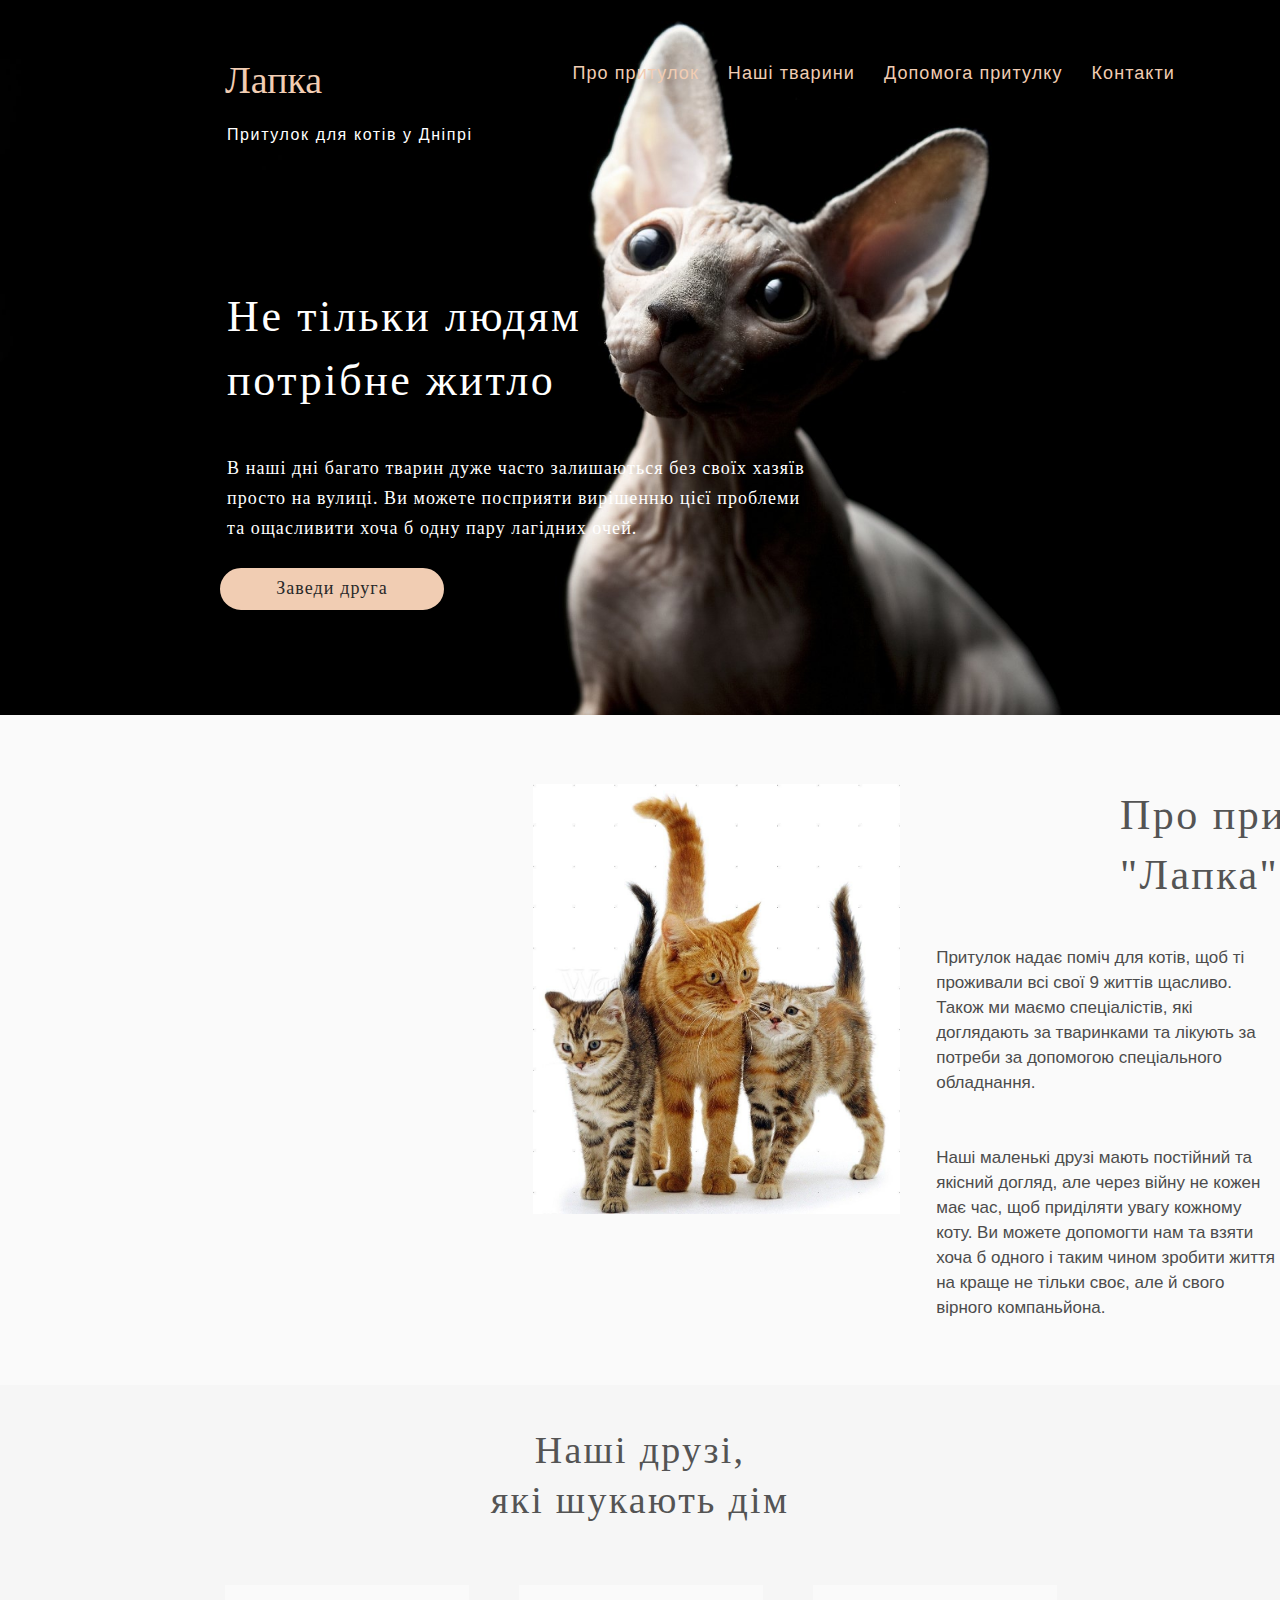
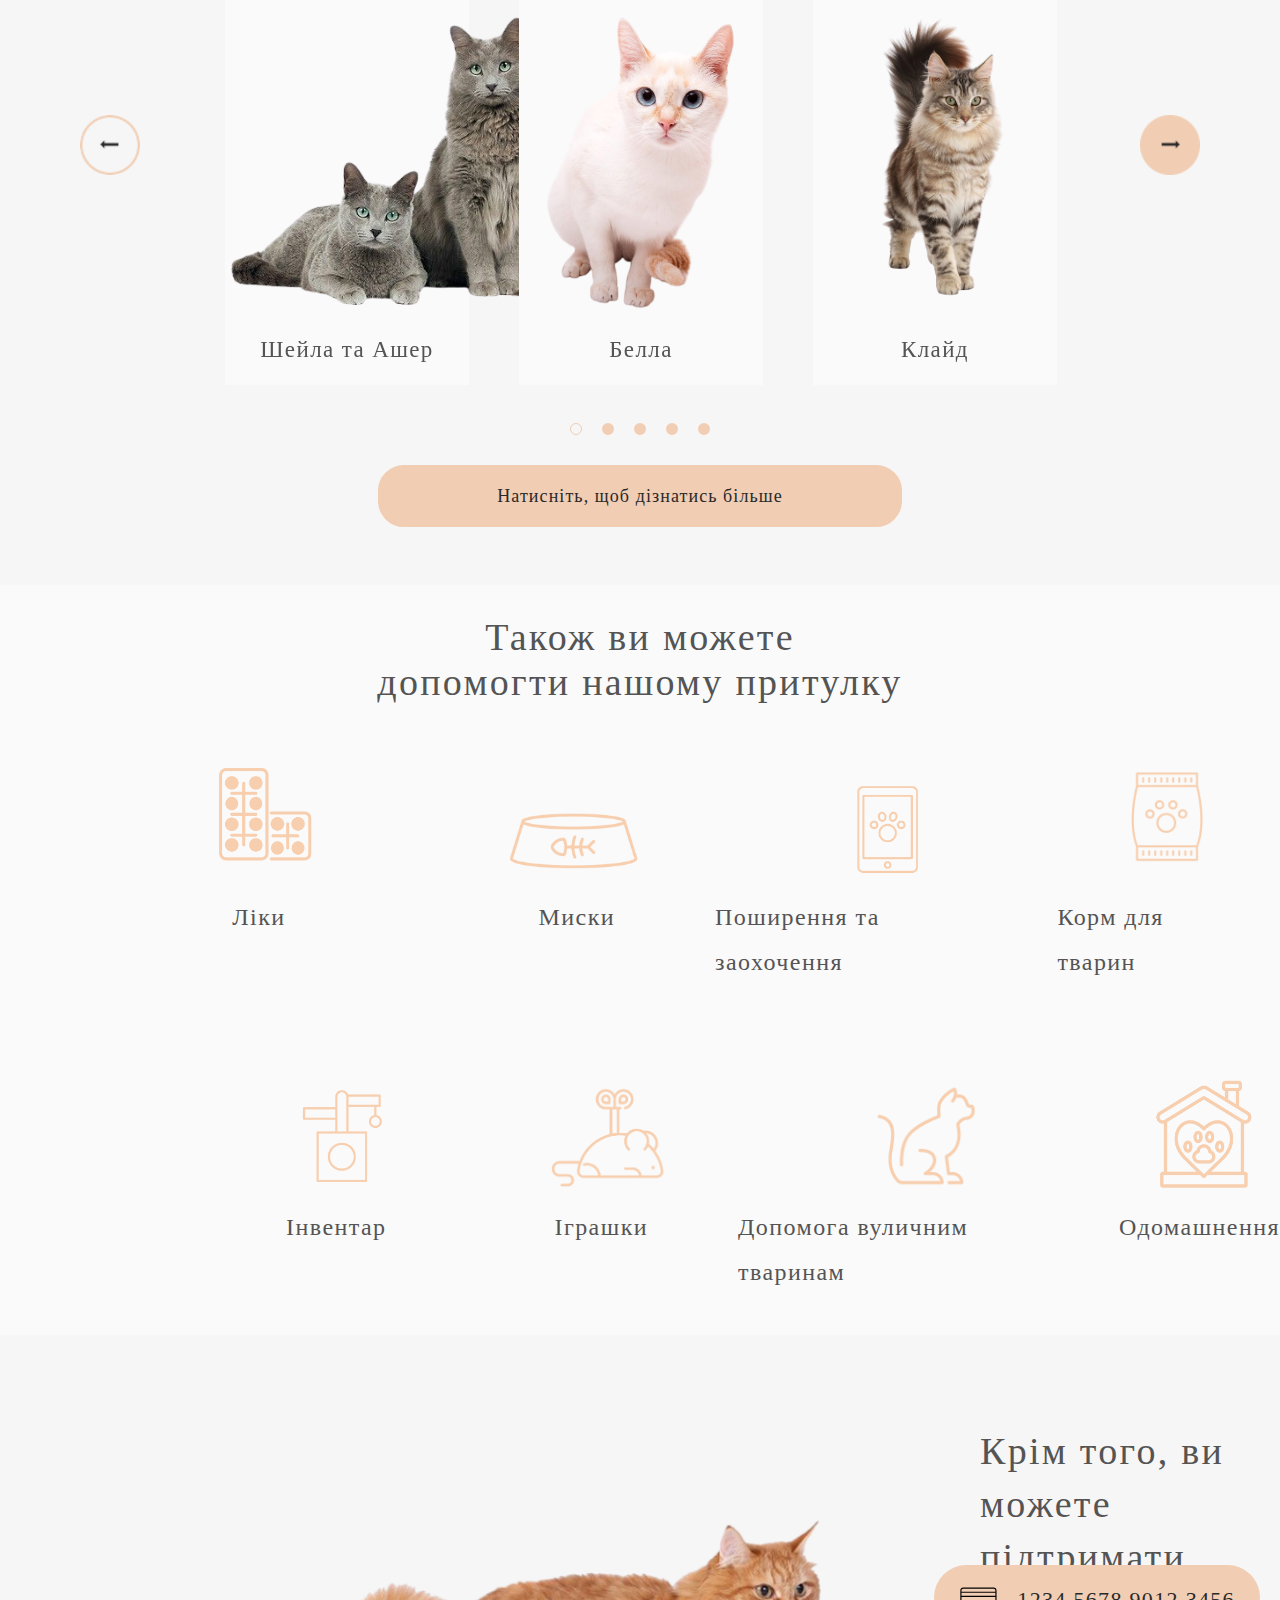
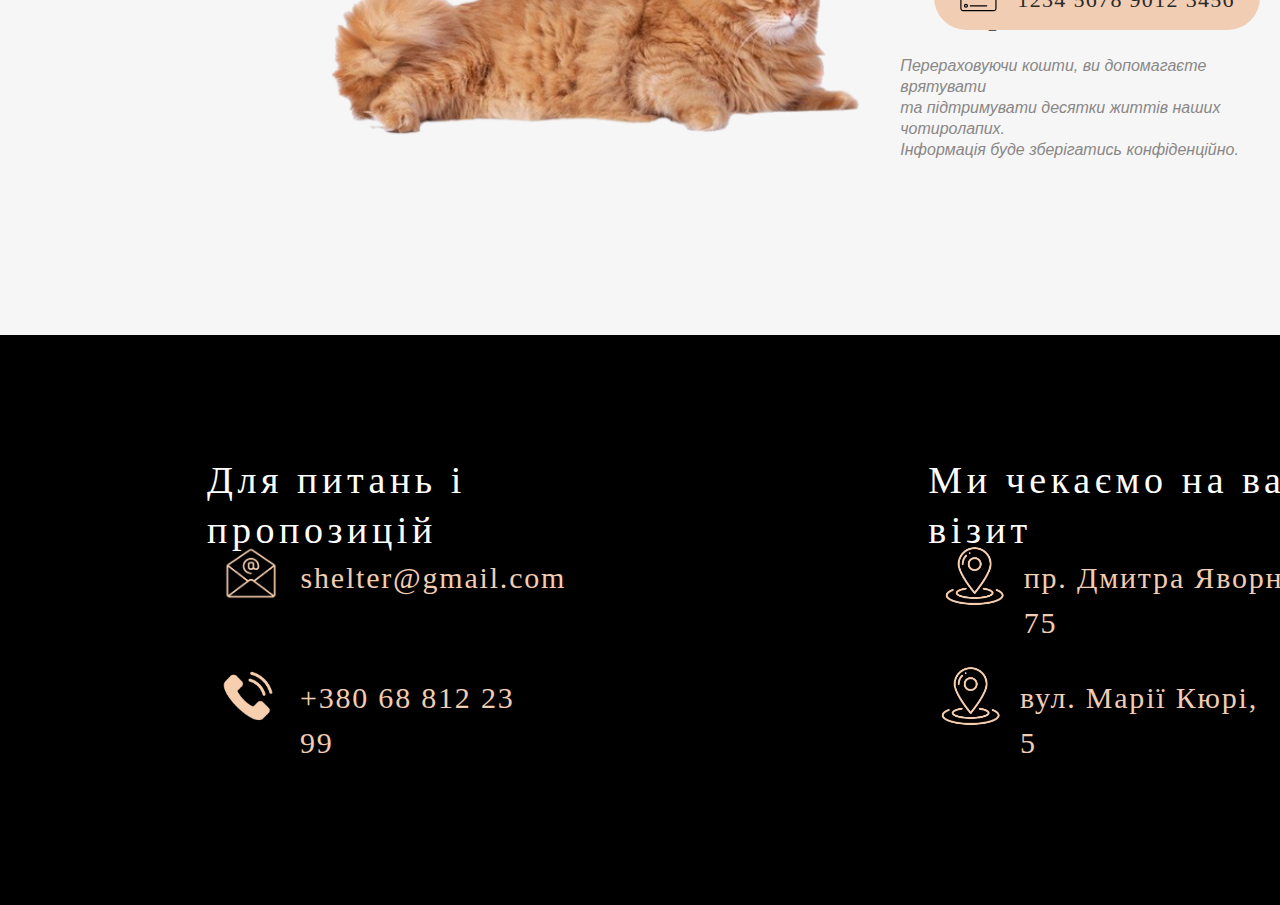
<file: index.html>
<!DOCTYPE html>
<html lang="uk">
<head>
    <meta charset="UTF-8">
    <meta http-equiv="X-UA-Compatible" content="IE=edge">
    <meta name="viewport" content="width=device-width, initial-scale=1.0">
    <title>Притулок</title>
    <link rel="stylesheet" href="css/pr.css">
</head>
<body>
  <div class="image_1">
    <span id="p1">Лапка</span>
    <div id="about">
      <a href="#пропритулок" title="Про притулок" onclick="slowScroll('#shelter')">Про притулок</a>
      <a href="#нашітварини" title="Наші тварини" onclick="slowScroll('#pets')">Наші тварини</a>
      <a href="#допомога" title="Допомога притулку" onclick="slowScroll('#help')">Допомога притулку</a>
      <a href="#контакти" title="Контакти" onclick="slowScroll('#contacts')">Контакти</a>
    </div>
    <p id="p2">Притулок для котів у Дніпрі</p>
    <div id="p3">
     <p id="p4">Не тільки людям<br> потрібне житло</p>
     <p id="p5">В наші дні багато тварин дуже часто залишаються без своїх хазяїв просто на вулиці.
      Ви можете посприяти вирішенню цієї проблеми та ощасливити хоча б одну пару лагідних очей. </p>
   </div>
   <div id="button">
    <span>
      <a href="cats.html" title="Заведи друга" id="friend" >Заведи друга</a>
    </span>
   </div>
  </div> 
<div class="image_2"> 
  <a name="пропритулок"></a>
  <div id="flex_1">
    <div id="cats_1">
      <img src="images/im_1.jpeg" alt="cats" style="width:auto;height:430px;" >
    </div>
    <div id="p6">
      <span> Про притулок <br> "Лапка"</span>
    </div> 
    <div id="p7">
      <span>Притулок надає поміч для котів, щоб ті проживали всі свої 9 життів щасливо. 
        Також ми маємо спеціалістів, які доглядають за тваринками та лікують за потреби за допомогою спеціального обладнання. <br>
        <br> <br>Наші маленькі друзі мають постійний та якісний догляд, але через війну не кожен має час, щоб приділяти увагу кожному коту. 
        Ви можете допомогти нам та взяти хоча б одного і таким чином зробити життя на краще не тільки своє, але й свого вірного компаньйона.  
      </span>
    </div>
  </div>
  <div id="flex_2">
    <a name="нашітварини"></a>
    <div id="p8">
      <span>
         Наші друзі,<br>які шукають дім
      </span>
    </div>
     <div class="slider" style="text-align: center;">
      <div class="slider_item">
        <img src="images/cat_1.png" alt="cat_1" style="width:auto;height:300px; margin:25px 0px 0px 0px"><br>
        <span class="names">Шейла та Ашер</span>
      </div>
      <div class="slider_item">
        <img src="images/cat_2.png" alt="cat_2" style="width:auto;height:300px; margin-top:25px"><br>
        <span class="names">Белла</span>
      </div>
      <div class="slider_item">
        <img src="images/cat_3.png" alt="cat_3" style="width:auto;height:300px; margin-top:25px"><br>
        <span class="names">Клайд</span>
      </div>
      <div class="slider_item">
        <img src="images/cat_4.png" alt="cat_4" style="width:auto;height:300px; margin-top:25px"><br>
        <span class="names">Партос</span>
      </div>
      <div class="slider_item">
        <img src="images/cat_5.png" alt="cat_5" style="width:auto;height:300px;margin-top:25px"><br>
        <span class="names">Квентін</span>
      </div>
     </div>
     <div id="rest">
      <span>
        <a href="cats.html">Натисніть, щоб дізнатись більше</a> 
      </span> 
     </div>
    <script src="https://code.jquery.com/jquery-3.6.0.min.js"></script>
    <script src="js/slick.min.js"></script>
    <script src="js/script.js"></script>
  </div>
  <div id="flex_3">
    <a name="допомога"></a>
    <div id="p9">
      <span>
       Також ви можете <br>допомогти нашому притулку
      </span>
    </div>
    <div id="p10">
     <img src="images/help_1.png" alt="help_1" class="help_1" >
     <span class="h_1">Ліки</span>
     <img src="images/help_2.png" alt="help_2" class="help_2">
     <span class="h_2">Миски</span>
     <img src="images/help_3.png" alt="help_3" class="help_3">
     <span class="h_3">Поширення та заохочення</span>
     <img src="images/help_4.png" alt="help_4" class="help_4">
     <span class="h_4">Корм для тварин</span>
     <img src="images/help_5.png" alt="help_5" class="help_5">
     <span class="h_5">Клітка</span>
     <img src="images/help_6.png" alt="help_6" class="help_6">
     <span class="h_6">Інвентар</span>
     <img src="images/help_7.png" alt="help_7" class="help_7">
     <span class="h_7">Іграшки</span>
     <img src="images/help_8.png" alt="help_8" class="help_8">
     <span class="h_8">Допомога вуличним тваринам</span>
     <img src="images/help_9.png" alt="help_9" class="help_9">
     <span class="h_9">Одомашнення</span>
    </div>
    <div id="flex_4">
      <img src="images/im_2.png" alt="cat" class="cats_2">
      <span id="p11">
        Крім того, ви можете<br> підтримати фінансово
      </span>
      <div class="card">
        <img src="images/im_3.svg" alt="card" style="width: auto;height:39px; margin-right:15px;">
        <span id="p12">
          1234 5678 9012 3456
        </span> 
      </div>
      <span id="p13">
        Перераховуючи кошти, ви допомагаєте врятувати <br>та підтримувати десятки життів наших чотиролапих.<br> 
        Інформація буде зберігатись конфіденційно.
      </span>
    </div>
  </div>
  <div class="flex_5">
    <a name="контакти"></a>
    <span id="p14">
      Для питань і пропозицій
    </span>
    <img src="images/mail.png" alt="mail" id="mail">
    <span id="p15">
      shelter@gmail.com
    </span>
    <img src="images/phone.png" alt="phone" id="phone">
    <span id="p16">
      +380 68 812 23 99
    </span>
    <img src="images/location.png" alt="location" id="location">
    <span id="p17">
      Ми чекаємо на ваш візит
    </span>
    <img src="images/location.png" alt="loc" id="loc">
    <span id="p18">
      пр. Дмитра Яворницького, 75
    </span>
    <span id="p19">
      вул. Марії Кюрі, 5
    </span>
  </div>
</div>
</body>
</html>
</file>
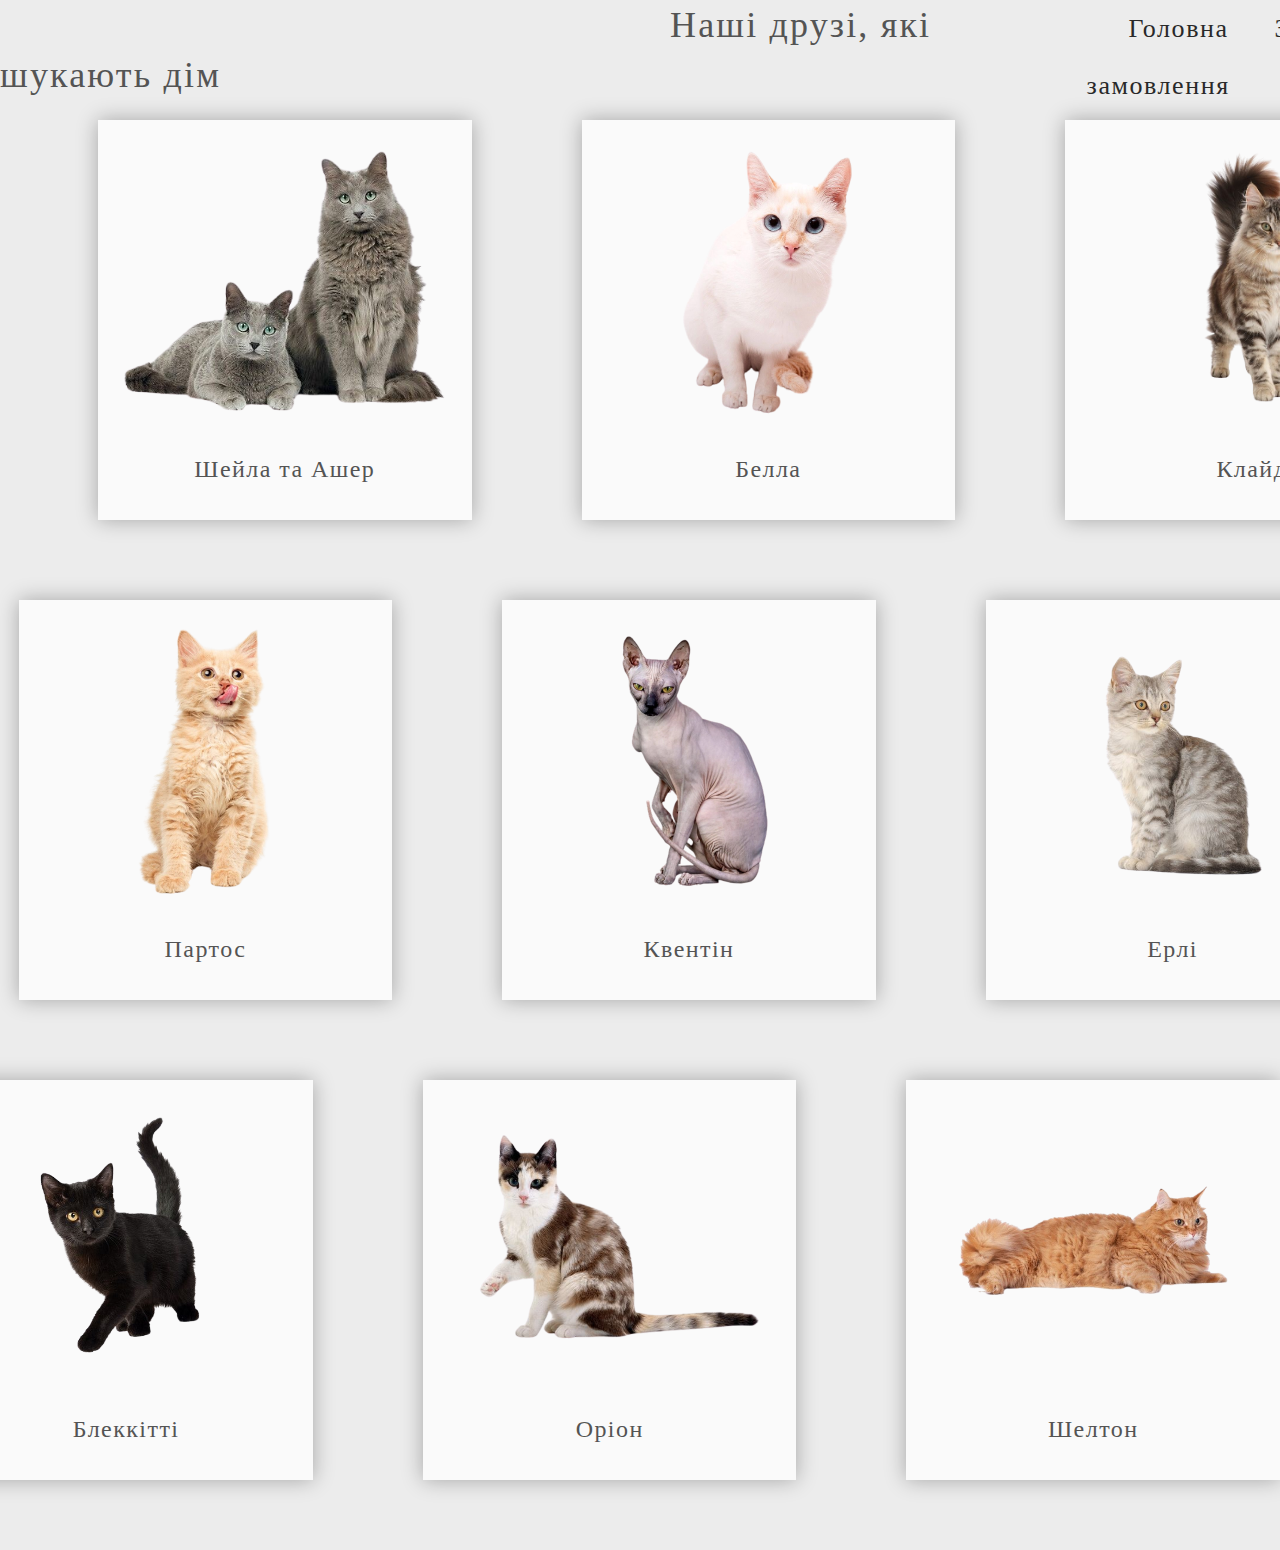
<file: cats.html>
<!DOCTYPE html>
<html lang="uk">
<head>
    <meta charset="UTF-8">
    <meta http-equiv="X-UA-Compatible" content="IE=edge">
    <meta name="viewport" content="width=device-width, initial-scale=1.0">
    <title>Cats</title>
    <link rel="stylesheet" href="css/cats.css">
</head>
<body>
  <div class="main">
    <div >
        <span id="p1">
            Наші друзі, які шукають дім
         </span></div>
         <div>
         <a href="index.html" title="Головна" onclick="slowScroll('#shelter')">Головна</a>
         <a href="index.html#контакти" title="Наші тварини" style="width: 600px;">Зробити замовлення</a>
    </div>
     <div class="num" style="margin: 120px 0px 0px -1401px;">
        <img src="images/cat_1.png" alt="cat_1" style="width:auto;height:270px; margin:25px 0px 0px 0px"><br>
        <span id="p2"> Шейла та Ашер </span>
    </div>
    <div class="num" style="margin: 120px 0px 0px 110px;">
        <img src="images/cat_2.png" alt="cat_1" style="width:auto;height:270px; margin:25px 0px 0px 0px"><br>
        <span id="p2"> Белла </span>
    </div>
    <div class="num" style="margin: 120px 0px 0px 110px;">
        <img src="images/cat_3.png" alt="cat_1" style="width:auto;height:270px; margin:25px 0px 0px 0px"><br>
        <span id="p2"> Клайд </span>
    </div> <br>
    <div class="num" style="margin: 600px 0px 0px -1420px;">
        <img src="images/cat_4.png" alt="cat_1" style="width:auto;height:270px; margin:25px 0px 0px 0px"><br>
        <span id="p2"> Партос </span>
    </div>
    <div class="num" style="margin: 600px 0px 0px 110px;">
        <img src="images/cat_5.png" alt="cat_1" style="width:auto;height:270px; margin:25px 0px 0px 0px"><br>
        <span id="p2"> Квентін </span>
    </div>
    <div class="num" style="margin: 600px 0px 0px 110px;">
        <img src="images/cat_6.png" alt="cat_1" style="width:auto;height:270px; margin:25px 0px 0px 0px"><br>
        <span id="p2"> Ерлі </span>
    </div>  <br>
    <div class="num" style="margin: 1080px 0px 0px -1420px;">
        <img src="images/cat_7.png" alt="cat_1" style="width:auto;height:270px; margin:25px 0px 0px 0px"><br>
        <span id="p2"> Блеккітті </span>
    </div>
    <div class="num" style="margin: 1080px 0px 0px 110px;">
        <img src="images/cat_8.png" alt="cat_1" style="width:auto;height:270px; margin:25px 0px 0px 0px"><br>
        <span id="p2"> Оріон </span>
    </div>
    <div class="num" style="margin: 1080px 0px 0px 110px;">
        <img src="images/im_2.png" alt="cat_1" style="width:auto;height:270px; margin:25px 0px 0px 0px"><br>
        <span id="p2"> Шелтон </span>
    </div>

    
   </div>
</body>
</html>
</file>
<file: css/pr.css>
*{
  margin: 0;
  padding: 0;
  outline: none;
}
::after, ::before
body{
  width: 100%;
  height: 100%;
}
.image_1 {
    background-image: url(../images/Cat.jpg);
    background-size: cover;
    background-repeat: no-repeat;
    height: 670px;
    padding-top: 45px;
  }
  #p1 {
    font-family: Georgia;
font-size: 38px;
line-height: 70px;
font-weight: 400;
color: #f1cdb3;
margin-left:225px;
margin-top: 60px;
margin-bottom: 2px;
  }
  #p2 {
    font-family: Arial;
font-size: 16px;
line-height: 21px;
font-weight: 400;
letter-spacing: 0.1em;
color: #ffffff;
margin-left:227px;
margin-top: 9px;
margin-bottom:140px;
  }
 #p4{
  font-family: Georgia;
  font-weight: 400;
  letter-spacing: 0.06em;
  color: #ffffff;
  margin-left:227px;
  margin-top: 9px;
  margin-right: 1363px;
  margin-bottom:40px;
  font-size: 44px;
  width: 370px;
  line-height: 64px;
 }
 #p5{
  font-family: Georgia;
  font-weight: 400;
  letter-spacing: 0.06em;
  color: #ffffff;
  margin-left:227px;
  margin-right: 1363px;
  margin-bottom:25px;
  font-size: 18px;
  width: 590px;
  line-height: 30px;
 }
 #button{
  margin: auto;
  width: 100%;
  width: 220px;
  height: 38px;
  background-color: #f1cdb3;
  border: 2px solid #f1cdb3;
  border-radius: 26px;
  font-family: Georgia;
 font-size: 16px;
 line-height: 37px;
 font-weight: 400;
 letter-spacing: 0.06em;
 color: #292929;
 text-align: center;
 margin: 0px 0px 0px 220px;
 }
 a{
  text-decoration:none;
  font-family: Georgia;
font-size: 18px;
line-height: 0px;
font-weight: 400;
letter-spacing: 0.06em;
color: #292929;
 }
 #about a{
  font-family: Arial;
  font-size: 18px;
  line-height: 57px;
  font-weight: 400;
  color: #f1cdb3;
  margin-left: 25px;
  text-decoration:none;
 }
 #about {
  float: right;
  margin-right:105px;
 }
 .image_2 {
  background-image: url(../images/backgr_1.jpg);
  background-size: cover;
  background-position: center center;
  background-repeat: no-repeat;
  height: 3211px;
}
#flex_1{
  display: flex;
  height:670px;
}
#cats_1{
  width:auto;
  height:400px;
  float:left;
  margin: 69px 0px 0px 533px;
}
#p6 {
  width:490px;
  height:290px;
  font-family: Georgia;
 font-size: 42px;
 line-height: 60px;
 font-weight: 400;
 letter-spacing: 0.06em;
 color: #545454;
 margin: 70px 0px 0px 220px;
}
img{
  vertical-align: top;
  width: 100%;
  height: 100%;
}
#p7 {
  width:550px;
  height:590px;
  font-family: Arial;
font-size: 17px;
line-height: 25px;
font-weight: 400px;
color: #4c4c4c;
 margin: 230px 0px 0px -490px;
}
#flex_2{
padding-top: 40px;
height: 760px;
background-color: #f6f6f6;
}
#p8 {
  font-family: Georgia;
  font-size: 38px;
  line-height: 50px;
  font-weight: 400;
  letter-spacing: 0.06em;
  color: #545454;
  text-align: center;
  margin-top: 0px;
  margin-bottom: 30px;
}
.slick-list {
  overflow: hidden;
}
.slick-track{
display: flex;
align-items: flex-start;
}
.slider .slick-arrow.slick-prev{
  left:80px;
  background: url('../images/left.png') 0 0 /100% no-repeat;
}
.slider .slick-arrow.slick-next{
  right:80px;
  background: url('../images/right.png') 0 0 /100% no-repeat;
}
.slider .slick-dots{
display: flex;
align-items: center;
justify-content: center;
}
.slider .slick-dots li{
list-style: none;
margin: 30px 10px;
}
.slider .slick-dots li.slick-active button{
  background-color: transparent;
  border: 1px solid #f1cdb3;
}

.slider .slick-dots button{
  font-size: 0;
  width: 12px;
  height: 12px;
  background-color:#f1cdb3;
  border-radius: 50%;
  border: 0px
}
.slider{
  position: relative;
  padding: 30px 200px;
  
}
.slider .slick-arrow{
  position:absolute;
  top: 50%;
  margin: -110px 0px 0px 0px;
  z-index: 10;
  font-size: 0;
  width: 60px;
  height: 60px;
  border: 0px;
}
.slider_item{
  width: 625px;
  height: 400px;
  margin-left: 25px;
  margin-right: 25px;
  background-color: #fafafa;
}
.names{
  font-family: Georgia;
  font-size: 23px;
  line-height: 80px;
  font-weight: 400px;
  letter-spacing: 0.06em;
  color: #545454;
}
#rest{
  margin: auto;
  width: 100%;
  width: 520px;
  height: 58px;
  background-color: #f1cdb3;
  border: 2px solid #f1cdb3;
  border-radius: 26px;
  font-family: Georgia;
 font-size: 21px;
 line-height: 57px;
 font-weight: 400;
 letter-spacing: 0.06em;
 color: #292929;
 text-align: center;
 margin-top: -30px;
}
#p9{
  font-family: Georgia;
 font-size: 38px;
 line-height: 45px;
 font-weight: 400;
 letter-spacing: 0.06em;
 color: #545454;
  text-align: center;
  margin-bottom: 30px;
  padding-top: 30px;
}
#p10{
  display: flex;
  height: 600px;
}
.help_1{
  width: auto;
  height: 120px;
  margin: 22px 0px 0px 200px;
}
.help_2{
  width: auto;
  height: 170px;
  margin: 22px 0px 0px 200px;
}
.help_3{
  width: auto;
  height: 150px;
  margin: 22px 0px 0px 200px;
}
.help_4{
  width: auto;
  height: 120px;
  margin: 22px 0px 0px 135px;
}
.help_5{
  width: auto;
  height: 120px;
  margin: 22px 0px 0px 135px;
}
.help_6{
  width: auto;
  height: 120px;
  margin: 340px 0px 0px -1170px;
}
.help_7{
  width: auto;
  height: 120px;
  margin: 340px 0px 0px 160px;
}
.help_8{
  width: auto;
  height: 120px;
  margin: 340px 0px 0px 220px;
}
.help_9{
  width: auto;
  height: 120px;
  margin: 340px 0px 0px 110px;
}
.h_1{
font-family: Georgia;
font-size: 24px;
line-height: 45px;
font-weight: 400;
letter-spacing: 0.06em;
color: #545454;
margin: 160px 0px 0px -106px;
}
.h_2{
font-family: Georgia;
font-size: 24px;
line-height: 45px;
font-weight: 400;
letter-spacing: 0.06em;
color: #545454;
margin: 160px 0px 0px -118px;
}
.h_3{
  font-family: Georgia;
  font-size: 24px;
  line-height: 45px;
  font-weight: 400;
  letter-spacing: 0.06em;
  color: #545454;
  margin: 160px 0px 0px -250px;
}
.h_4{
  font-family: Georgia;
  font-size: 24px;
  line-height: 45px;
  font-weight: 400;
  letter-spacing: 0.06em;
  color: #545454;
  margin: 160px 0px 0px -170px;
}
.h_5{
  font-family: Georgia;
  font-size: 24px;
  line-height: 45px;
  font-weight: 400;
  letter-spacing: 0.06em;
  color: #545454;
  margin: 160px 0px 0px -97px;
}
.h_6{
  font-family: Georgia;
  font-size: 24px;
  line-height: 45px;
  font-weight: 400;
  letter-spacing: 0.06em;
  color: #545454;
  margin: 470px 0px 0px -120px;
}
.h_7{
  font-family: Georgia;
  font-size: 24px;
  line-height: 45px;
  font-weight: 400;
  letter-spacing: 0.06em;
  color: #545454;
  margin: 470px 0px 0px -118px;
}
.h_8{
  font-family: Georgia;
  font-size: 24px;
  line-height: 45px;
  font-weight: 400;
  letter-spacing: 0.06em;
  color: #545454;
  margin: 470px 0px 0px -250px;
}
.h_9{
  font-family: Georgia;
  font-size: 24px;
  line-height: 45px;
  font-weight: 400;
  letter-spacing: 0.06em;
  color: #545454;
  margin: 470px 0px 0px -145px;
}
#flex_4{
  display: flex;
  background-color: #f6f6f6;
  height: 600px;
}
.cats_2{
  width: auto;
  height: 530px;
  margin: 26px 0px 0px 330px ;
}
#p11{
font-family: Georgia;
font-size: 38px;
line-height: 53px;
font-weight: 400;
letter-spacing: 0.06em;
color: #545454;
margin: 90px 0px 0px 120px;
}
.card{
  width: 369px;
height: 50px;
background-color: #f1cdb3;
border-radius: 35px;
margin-top: 230px;
margin-left: -403px;
text-align: center;
padding-top: 15px;
}
#p12{
  height: 400px;
  width: 400px;
  font-family: 'Times New Roman';
  font-size: 22px;
  line-height: 40px;
  font-weight: 400;
  letter-spacing: 0.06em;
  color: #292929;
}
#p13{
font-family: Arial;
font-size: 16px;
line-height: 21px;
font-weight: 400;
font-style: italic;
color: #8a8787;
margin: 320px 0px 0px -360px;
}
.flex_5{
  background-image: url(../images/backgr_2.jpg);
  display: flex;
  bottom: 0;
  background-size: cover;
  background-repeat: no-repeat;
  height: 550px;
  width: auto;
  padding-top: 20px;
}
#mail{
  width:auto;
  height:57px;
  margin-top: 190px;
  margin-left: -480px;
}
#phone{
  width:auto;
  height:60px;
  margin: 310px 0px 0px -348px;
}
#location{
  width:auto;
  height:63px;
  margin: 190px 100px 0px 390px;
}
#p14{
font-family: Georgia;
font-size: 38px;
line-height: 50px;
font-weight: 400;
letter-spacing: 0.12em;
color: #ffffff;
margin: 100px 0px 0px 207px;
}
#p15{
font-family: 'Times New Roman';
font-size: 30px;
line-height: 45px;
font-weight: 400;
letter-spacing: 0.06em;
color: #f1cdb3;
margin: 200px 0px 0px 20px;
}
#p16{
  font-family: 'Times New Roman';
  font-size: 30px;
  line-height: 45px;
  font-weight: 400;
  letter-spacing: 0.06em;
  color: #f1cdb3;
  margin: 320px 0px 0px 20px;
}
#p17{
  font-family: Georgia;
font-size: 38px;
line-height: 50px;
font-weight: 400;
letter-spacing: 0.12em;
color: #ffffff;
margin: 100px 0px 0px -180px;
}
#loc{
  width:auto;
  height:63px;
  margin-top: 310px;
  margin-left: -490px;
}
#p18{
  font-family: 'Times New Roman';
font-size: 30px;
line-height: 45px;
font-weight: 400;
letter-spacing: 0.06em;
color: #f1cdb3;
margin: 200px 0px 0px 20px;
}
#p19{
  font-family: 'Times New Roman';
  font-size: 30px;
  line-height: 45px;
  font-weight: 400;
  letter-spacing: 0.06em;
  color: #f1cdb3;
  margin: 320px 0px 0px -422px;
}
</file>
<file: css/cats.css>
*{
    margin: 0;
    padding: 0;
    outline: none;
  }
  ::after, ::before
  body{
    width: 100%;
    height: 100%;
  }
  .main{
    display:flex ;
    background-color: #ececec;
    height: 1550px;
  }
  .num{
    text-align: center;
  width: 400px;
  height: 400px;
  margin-left: 25px;
  margin-top: 100px;
  background-color: #fafafa;
  -moz-box-shadow: 0px 0px 20px rgba(0, 0, 0, 0.3);
	-webkit-box-shadow: 0px 0px 20px rgba(0, 0, 0, 0.3);
  box-shadow: 0px 0px 20px rgba(0, 0, 0, 0.3);
  }
  #p1{
  font-family: Georgia;
  font-size: 36px;
  line-height: 50px;
  font-weight: 400;
  letter-spacing: 0.06em;
  color: #545454;
  margin: 20px 0px 0px 670px;
  }
  #p2{
    font-family: Georgia;
  font-size: 24px;
  line-height: 100px;
  font-weight: 400;
  letter-spacing: 0.06em;
  color: #545454;
  }
a{
  font-family: Georgia;
  font-size: 26px;
  line-height: 57px;
  font-weight: 400;
  letter-spacing: 0.06em;
  color: #292929;
  text-align: center;
  margin-left:42px;
  text-decoration: none;
}
</file>
